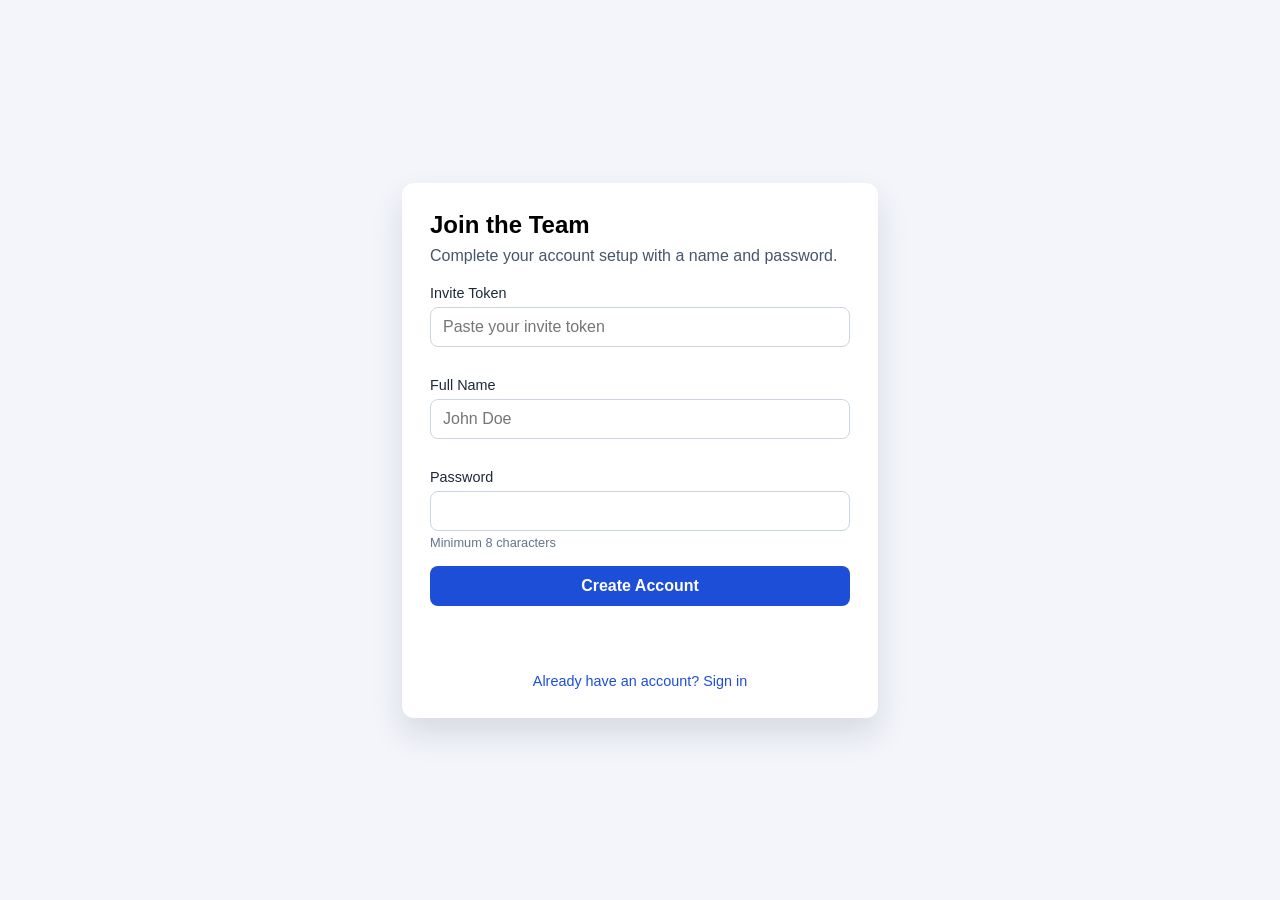
<file: src/main/resources/templates/accept-invite.html>
<!DOCTYPE html>
<html lang="en">
<head>
    <meta charset="UTF-8" />
    <meta name="viewport" content="width=device-width, initial-scale=1.0" />
    <title>Accept Invite - Doc AI</title>
    <style>
        :root {
            color-scheme: light;
            font-family: Inter, Arial, sans-serif;
        }

        body {
            margin: 0;
            min-height: 100vh;
            display: grid;
            place-items: center;
            background: #f3f5fb;
        }

        .card {
            width: min(420px, calc(100vw - 32px));
            background: #fff;
            border-radius: 12px;
            box-shadow: 0 16px 32px rgba(15, 23, 42, 0.12);
            padding: 28px;
        }

        h1 {
            margin: 0 0 8px;
            font-size: 1.5rem;
        }

        p {
            margin: 0 0 20px;
            color: #475569;
        }

        label {
            display: block;
            font-size: 0.9rem;
            margin-bottom: 6px;
            color: #1e293b;
            font-weight: 500;
        }

        input {
            width: 100%;
            border: 1px solid #cbd5e1;
            border-radius: 8px;
            padding: 10px 12px;
            font-size: 1rem;
            margin-bottom: 14px;
            box-sizing: border-box;
        }

        input:focus {
            outline: none;
            border-color: #1d4ed8;
            box-shadow: 0 0 0 3px rgba(29, 78, 216, 0.1);
        }

        button {
            width: 100%;
            border: 0;
            border-radius: 8px;
            padding: 11px 14px;
            font-size: 1rem;
            font-weight: 600;
            color: #fff;
            background: #1d4ed8;
            cursor: pointer;
            transition: background 0.2s;
        }

        button:hover:not(:disabled) {
            background: #1e40af;
        }

        button:disabled {
            opacity: 0.7;
            cursor: not-allowed;
        }

        #status {
            margin-top: 12px;
            min-height: 22px;
            font-size: 0.9rem;
            padding: 8px 12px;
            border-radius: 6px;
        }

        #status.error {
            background: #fee2e2;
            color: #b91c1c;
            border: 1px solid #fecaca;
        }

        #status.success {
            background: #dcfce7;
            color: #166534;
            border: 1px solid #bbf7d0;
        }

        .hint {
            margin-top: 18px;
            color: #64748b;
            font-size: 0.82rem;
        }

        .back-link {
            margin-top: 16px;
            text-align: center;
        }

        .back-link a {
            color: #1d4ed8;
            text-decoration: none;
            font-size: 0.9rem;
        }

        .back-link a:hover {
            text-decoration: underline;
        }

        .form-group {
            margin-bottom: 16px;
        }

        .password-hint {
            font-size: 0.8rem;
            color: #64748b;
            margin-top: -10px;
            margin-bottom: 12px;
        }
    </style>
</head>
<body>
<div class="card">
    <h1>Join the Team</h1>
    <p>Complete your account setup with a name and password.</p>

    <form id="accept-form">
        <div class="form-group">
            <label for="invite-token">Invite Token</label>
            <input id="invite-token" name="inviteToken" type="text" placeholder="Paste your invite token" required />
        </div>

        <div class="form-group">
            <label for="name">Full Name</label>
            <input id="name" name="name" type="text" placeholder="John Doe" required />
        </div>

        <div class="form-group">
            <label for="password">Password</label>
            <input id="password" name="password" type="password" autocomplete="new-password" required />
            <div class="password-hint">Minimum 8 characters</div>
        </div>

        <button id="accept-btn" type="submit">Create Account</button>
    </form>

    <div id="status" aria-live="polite"></div>

    <div class="back-link">
        <a href="/login">Already have an account? Sign in</a>
    </div>
</div>

<script>
'use strict';

const form = document.getElementById('accept-form');
const acceptBtn = document.getElementById('accept-btn');
const statusEl = document.getElementById('status');

// Pre-fill invite token from URL parameter if present
const urlParams = new URLSearchParams(window.location.search);
const inviteFromUrl = urlParams.get('token');
if (inviteFromUrl) {
    document.getElementById('invite-token').value = inviteFromUrl;
}

async function acceptInvite(event) {
    event.preventDefault();

    statusEl.textContent = '';
    statusEl.className = '';
    acceptBtn.disabled = true;

    const inviteToken = document.getElementById('invite-token').value.trim();
    const name = document.getElementById('name').value.trim();
    const password = document.getElementById('password').value;

    // Client-side validation
    if (!inviteToken) {
        showError('Please provide an invite token');
        acceptBtn.disabled = false;
        return;
    }

    if (!name) {
        showError('Please enter your name');
        acceptBtn.disabled = false;
        return;
    }

    if (password.length < 8) {
        showError('Password must be at least 8 characters');
        acceptBtn.disabled = false;
        return;
    }

    try {
        const response = await fetch('/auth/accept-invite', {
            method: 'POST',
            headers: { 'Content-Type': 'application/json' },
            credentials: 'same-origin',
            body: JSON.stringify({ inviteToken, name, password }),
        });

        if (!response.ok) {
            const data = await response.json().catch(() => ({}));
            showError(data.error || 'Failed to accept invite. Please try again.');
            return;
        }

        showSuccess('Account created successfully! Redirecting...');
        setTimeout(() => {
            window.location.href = '/app';
        }, 1500);
    } catch {
        showError('Unable to reach server. Please check your connection and try again.');
    } finally {
        acceptBtn.disabled = false;
    }
}

function showError(message) {
    statusEl.textContent = message;
    statusEl.className = 'error';
}

function showSuccess(message) {
    statusEl.textContent = message;
    statusEl.className = 'success';
}

form.addEventListener('submit', acceptInvite);
</script>
</body>
</html>
</file>
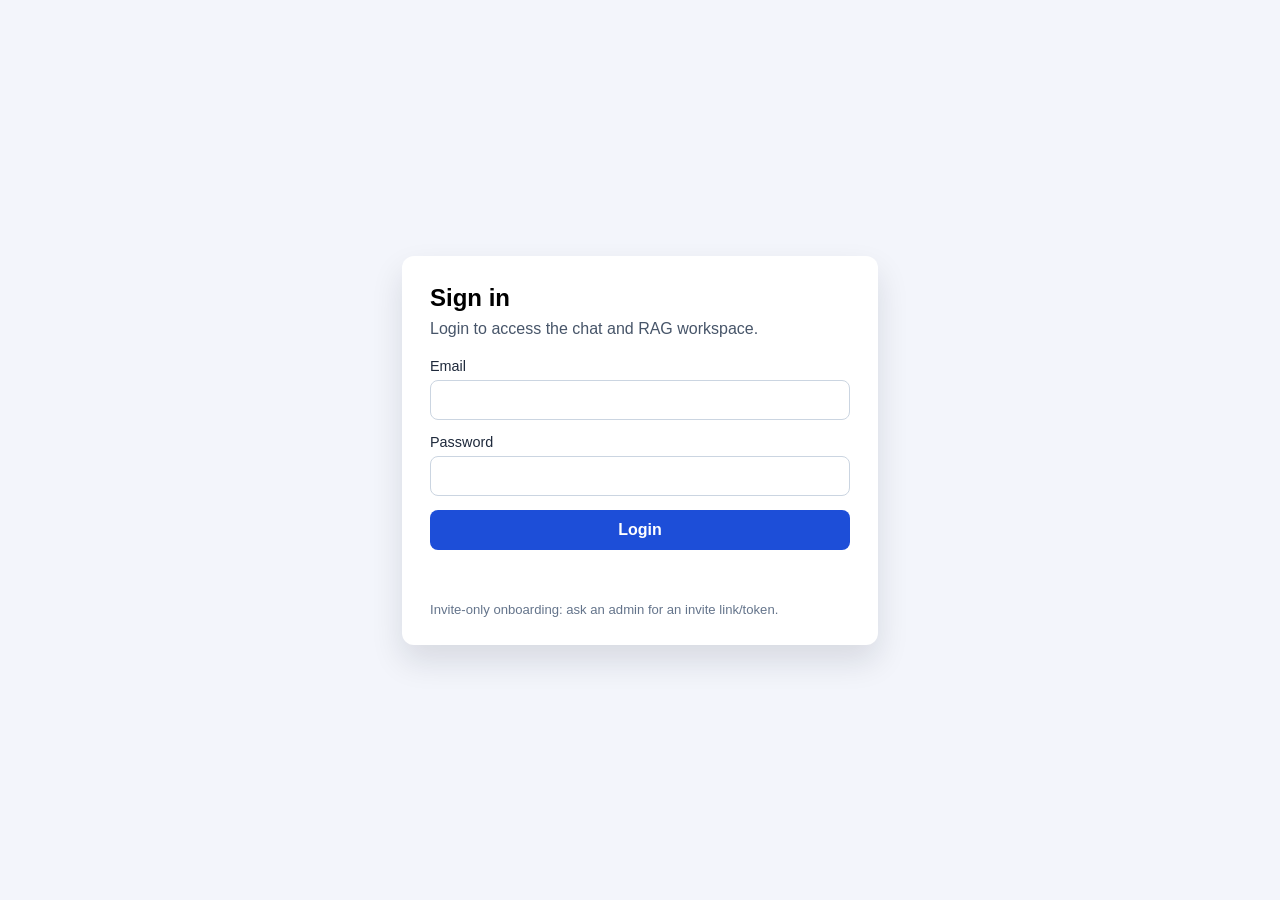
<file: src/main/resources/templates/login.html>
<!DOCTYPE html>
<html lang="en">
<head>
    <meta charset="UTF-8" />
    <meta name="viewport" content="width=device-width, initial-scale=1.0" />
    <title>Doc AI Login</title>
    <style>
        :root {
            color-scheme: light;
            font-family: Inter, Arial, sans-serif;
        }

        body {
            margin: 0;
            min-height: 100vh;
            display: grid;
            place-items: center;
            background: #f3f5fb;
        }

        .card {
            width: min(420px, calc(100vw - 32px));
            background: #fff;
            border-radius: 12px;
            box-shadow: 0 16px 32px rgba(15, 23, 42, 0.12);
            padding: 28px;
        }

        h1 {
            margin: 0 0 8px;
            font-size: 1.5rem;
        }

        p {
            margin: 0 0 20px;
            color: #475569;
        }

        label {
            display: block;
            font-size: 0.9rem;
            margin-bottom: 6px;
            color: #1e293b;
        }

        input {
            width: 100%;
            border: 1px solid #cbd5e1;
            border-radius: 8px;
            padding: 10px 12px;
            font-size: 1rem;
            margin-bottom: 14px;
            box-sizing: border-box;
        }

        button {
            width: 100%;
            border: 0;
            border-radius: 8px;
            padding: 11px 14px;
            font-size: 1rem;
            font-weight: 600;
            color: #fff;
            background: #1d4ed8;
            cursor: pointer;
        }

        button:disabled {
            opacity: 0.7;
            cursor: not-allowed;
        }

        #status {
            margin-top: 12px;
            min-height: 22px;
            color: #b91c1c;
            font-size: 0.9rem;
        }

        .hint {
            margin-top: 18px;
            color: #64748b;
            font-size: 0.82rem;
        }
    </style>
</head>
<body>
<div class="card">
    <h1>Sign in</h1>
    <p>Login to access the chat and RAG workspace.</p>

    <form id="login-form">
        <label for="email">Email</label>
        <input id="email" name="email" type="email" autocomplete="email" required />

        <label for="password">Password</label>
        <input id="password" name="password" type="password" autocomplete="current-password" required />

        <button id="login-btn" type="submit">Login</button>
    </form>

    <div id="status" aria-live="polite"></div>
    <div class="hint">Invite-only onboarding: ask an admin for an invite link/token.</div>
</div>

<script>
'use strict';

const form = document.getElementById('login-form');
const loginBtn = document.getElementById('login-btn');
const statusEl = document.getElementById('status');

async function login(event) {
    event.preventDefault();

    statusEl.textContent = '';
    loginBtn.disabled = true;

    const email = document.getElementById('email').value.trim();
    const password = document.getElementById('password').value;

    try {
        const response = await fetch('/auth/login', {
            method: 'POST',
            headers: { 'Content-Type': 'application/json' },
            credentials: 'same-origin',
            body: JSON.stringify({ email, password }),
        });

        if (!response.ok) {
            const data = await response.json().catch(() => ({}));
            statusEl.textContent = data.error || 'Invalid credentials';
            return;
        }

        const data = await response.json().catch(() => ({}));
        window.location.href = data.mustChangePassword ? '/change-password' : '/app';
    } catch {
        statusEl.textContent = 'Unable to reach server. Please try again.';
    } finally {
        loginBtn.disabled = false;
    }
}

form.addEventListener('submit', login);
</script>
</body>
</html>
</file>
